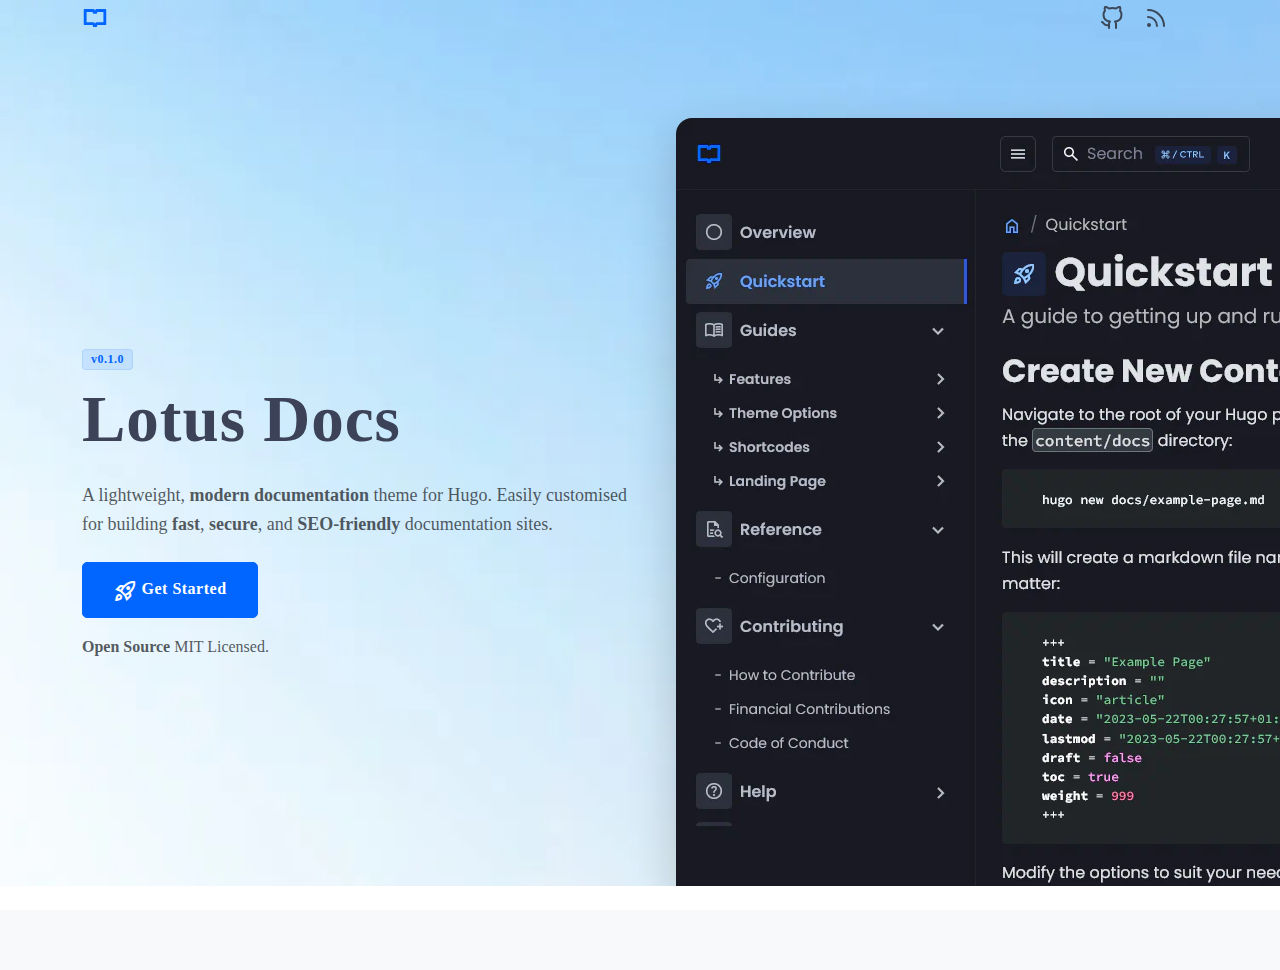
<file: index.html>
<!DOCTYPE html>




    
        
    

    

    

    
        
    





    
    

    
    

    
    

    
    




<html lang="zh-cn" dir="ltr"><head>
	<meta name="generator" content="Hugo 0.152.2">
    <meta charset="utf-8" />
    <title>Meirgoo Wiki</title>
    <meta name="viewport" content="width=device-width, initial-scale=1.0">
    <meta name="description" content="A Lightweight, Modern Documentation Theme for Hugo" />
    <meta name="keywords" content="Documentation, Hugo, Hugo Theme, Bootstrap" />
    <meta name="author" content="Colin Wilson - Lotus Labs" />
    <meta name="email" content="support@aigis.uk" />
    <meta name="website" content="https://lotusdocs.dev" />
    <meta name="Version" content="v0.1.0" />
    
    <link rel="icon" href="https://mixed.meirgoo.com/favicon.ico" sizes="any">
<link rel="icon" type="image/svg+xml" href="https://mixed.meirgoo.com/favicon.svg">
<link rel="apple-touch-icon" sizes="180x180" href="https://mixed.meirgoo.com/apple-touch-icon.png">
<link rel="icon" type="image/png" sizes="32x32" href="https://mixed.meirgoo.com/favicon-32x32.png">
<link rel="icon" type="image/png" sizes="16x16" href="https://mixed.meirgoo.com/favicon-16x16.png">
<link rel="manifest" crossorigin="use-credentials" href="https://mixed.meirgoo.com/site.webmanifest">

    

    <link rel="stylesheet" href="/scss/style.min.7f35493d40419f896cfc68e4a6054580b2305f5f88fdedc8d6aecdecf7ef1fabee536b111f6935a703b68d16ce3d52de.css" integrity="sha384-fzVJPUBBn4ls/GjkpgVFgLIwX1&#43;I/e3I1q7N7PfvH6vuU2sRH2k1pwO2jRbOPVLe"/>
    
    
    
    
    
    
    
        
    
        <script src="/js/bootstrap.f4edede35538f2efb186f99d61b2b4abacd0cc0d9250ca14f7a0d0456ecae9f4a4b7cb81b1652345ce618d482091a6b2.js" integrity="sha384-9O3t41U48u&#43;xhvmdYbK0q6zQzA2SUMoU96DQRW7K6fSkt8uBsWUjRc5hjUggkaay"defer></script>
    
    
    
    
      <script async src="https://www.googletagmanager.com/gtag/js?id=G-EFHJN3GSM8"></script>
      <script>
        var doNotTrack = false;
        if ( false ) {
          var dnt = (navigator.doNotTrack || window.doNotTrack || navigator.msDoNotTrack);
          var doNotTrack = (dnt == "1" || dnt == "yes");
        }
        if (!doNotTrack) {
          window.dataLayer = window.dataLayer || [];
          function gtag(){dataLayer.push(arguments);}
          gtag('js', new Date());
          gtag('config', 'G-EFHJN3GSM8');
        }
      </script></head><body>
        <div>
<header id="topnav">
    <div class="container d-flex justify-content-between align-items-center">
        
        <a class="logo" aria-label="Home" href='/'>
            
                <?xml version="1.0" encoding="UTF-8"?><svg id="Layer_1" xmlns="http://www.w3.org/2000/svg" viewBox="0 0 250 250"><path d="m143,39.5c-18,0-18,18-18,18,0,0,0-18-18-18H22c-2.76,0-5,2.24-5,5v143c0,2.76,2.24,5,5,5h76c7.2,0,8.64,11.52,8.93,16.13.07,1.05.95,1.87,2,1.87h32.14c1.06,0,1.94-.82,2-1.87.29-4.61,1.73-16.13,8.93-16.13h76c2.76,0,5-2.24,5-5V44.5c0-2.76-2.24-5-5-5h-85Zm63,123.5c0,1.38-1.12,2.5-2.5,2.5h-60.5c-18,0-18,18-18,18,0,0,0-18-18-18h-60.5c-1.38,0-2.5-1.12-2.5-2.5v-94c0-1.38,1.12-2.5,2.5-2.5h51.5c7.2,0,8.64,11.52,8.93,16.13.07,1.05.95,1.87,2,1.87h32.14c1.06,0,1.94-.82,2-1.87.29-4.61,1.73-16.13,8.93-16.13h51.5c1.38,0,2.5,1.12,2.5,2.5v94Z" style="fill:#06f;"/></svg>
            
        </a>
        

        <div class="d-flex align-items-center">

            <div id="navigation">
                
                <ul class="navigation-menu nav-right">
                </ul>
            </div>

            
            
            <ul class="social-link d-flex list-inline mb-0">
                
                    
                    <li class="list-inline-item mb-0">
                        <a href=" https://github.com/https://github.com/Meirgoo " alt="github" rel="noopener noreferrer" target="_blank">
                            <div class="btn btn-icon btn-landing border-0">
                                
                                    <svg xmlns="http://www.w3.org/2000/svg" width="24" height="24" viewBox="0 0 24 24" fill="none" stroke="currentColor" stroke-width="2" stroke-linecap="round" stroke-linejoin="round"><title>GitHub</title><path d="M9 19c-5 1.5-5-2.5-7-3m14 6v-3.87a3.37 3.37 0 0 0-.94-2.61c3.14-.35 6.44-1.54 6.44-7A5.44 5.44 0 0 0 20 4.77 5.07 5.07 0 0 0 19.91 1S18.73.65 16 2.48a13.38 13.38 0 0 0-7 0C6.27.65 5.09 1 5.09 1A5.07 5.07 0 0 0 5 4.77a5.44 5.44 0 0 0-1.5 3.78c0 5.42 3.3 6.61 6.44 7A3.37 3.37 0 0 0 9 18.13V22"></path></svg>
                                
                            </div>
                        </a>
                    </li>
                
                    
                    <li class="list-inline-item mb-0">
                        <a href=" https://mixed.meirgoo.com/index.xml " alt="rss" rel="noopener noreferrer" target="_blank">
                            <div class="btn btn-icon btn-landing border-0">
                                
                                    <svg xmlns="http://www.w3.org/2000/svg" width="24" height="24" viewBox="0 0 24 24" fill="none" stroke="currentColor" stroke-width="2" stroke-linecap="round" stroke-linejoin="round"><title>RSS</title><path d="M4 11a9 9 0 0 1 9 9"></path><path d="M4 4a16 16 0 0 1 16 16"></path><circle cx="5" cy="19" r="1"></circle></svg>
                                
                            </div>
                        </a>
                    </li>
                
            </ul>
            
            

            <div class="menu-extras ms-3 me-2">
                <div class="menu-item">
                    
                    <button class="navbar-toggle btn btn-icon btn-soft-light" id="isToggle" aria-label="toggleMenu" onclick="toggleMenu()">
                        <div class="lines">
                            <span></span>
                            <span></span>
                            <span></span>
                        </div>
                    </button>
                    
                </div>
            </div>

        </div>
    </div>
</header>
</div>
        <div class="mb-4" id="content">
    
    

    
        
        
        
        
    
        
        
        
        
            
        
    
        
        
        
        
    
        
        
        
        
    

    
        
        
        




    
    
    
    
        <style>
            .hero {
                
                    
                        @media (min-width: 768px) {
                            background-image: url("/images/templates/hero/gradient-desktop.webp");
                        }
                    
                
                
                    
                        background-image: url("/images/templates/hero/gradient-mobile.webp");
                    
                
            }
        </style>

<section id="hero" class="d-table w-100 overflow-hidden hero">
    <div class="container">
        <div class="row mt-5 align-items-center">

            <div class="col-lg-6 col-md-6">
                <div class="title-heading">
                    
                    <span class="badge  bg-soft-primary mb-1">v0.1.0</span>
                    
                    <h4 class="heading mt-0 mb-3">
                        
                        Lotus Docs
                    </h4>
                    
                    <p class="para-desc text-muted mb-0">A lightweight, <strong>modern documentation</strong> theme for Hugo. Easily customised for building <strong>fast</strong>, <strong>secure</strong>, and <strong>SEO-friendly</strong> documentation sites.</p>
                    

                    <div class="mt-3">
                        
                            <a href="/docs/" class="btn btn-lg btn-primary me-2 mt-2">
                                
                                    <span class="material-icons align-middle">rocket_launch</span>
                                
                                
                                    Get Started
                                
                            </a>
                        
                        
                    </div>

                    
                    <p class="text-muted mb-0 mt-3"><strong>Open Source</strong> MIT Licensed.</p>
                    
                </div>
            </div>

            <div class="col-lg-6 col-md-6 mt-4 pt-4 mt-sm-0 pt-sm-0">
                
                    
                    
                    
                    
                    
                    
                    
                        <div class="ms-lg-4">
                            <div class="classic-hero-image">
                                
                                    
                                        
                                            <img src="/images/lotus_docs_screenshot_hu_96a4be244a204161.webp" class="shadow-lg mx-auto d-block rounded-top-4" width="1349" height="768" alt="Lotus Docs Screenshot">
                                        
                                    
                                
                            </div>
                        </div>
                    
                
            </div>

        </div>
    </div> 
</section>



    
    

        </div>
<footer class="footer footer-light footer-bar">
    <div class="footer-py-30">
        <div class="container text-center">
            <div class="row align-items-center">
                <div class="col-sm-6">
                    <div class="text-sm-start">
                        <p class="mb-0">
                            
                            
                        </p>
                    </div>
                </div>

                <div class="col-sm-6 mt-4 mt-sm-0 pt-2 pt-sm-0">
                    
                </div>
            </div>
        </div>
    </div>
</footer>

        
            <script type="text/javascript" src="https://mixed.meirgoo.com/js/bundle.min.d26bada42aacabf0a605636aba0bce9543bb24ed6b0f215dfa05077278d571a26b3e2cea8da2843e8256ffc49825559c.js" integrity="sha384-0mutpCqsq/CmBWNqugvOlUO7JO1rDyFd&#43;gUHcnjVcaJrPizqjaKEPoJW/8SYJVWc"></script>

        
        

    </body>
</html>
</file>
